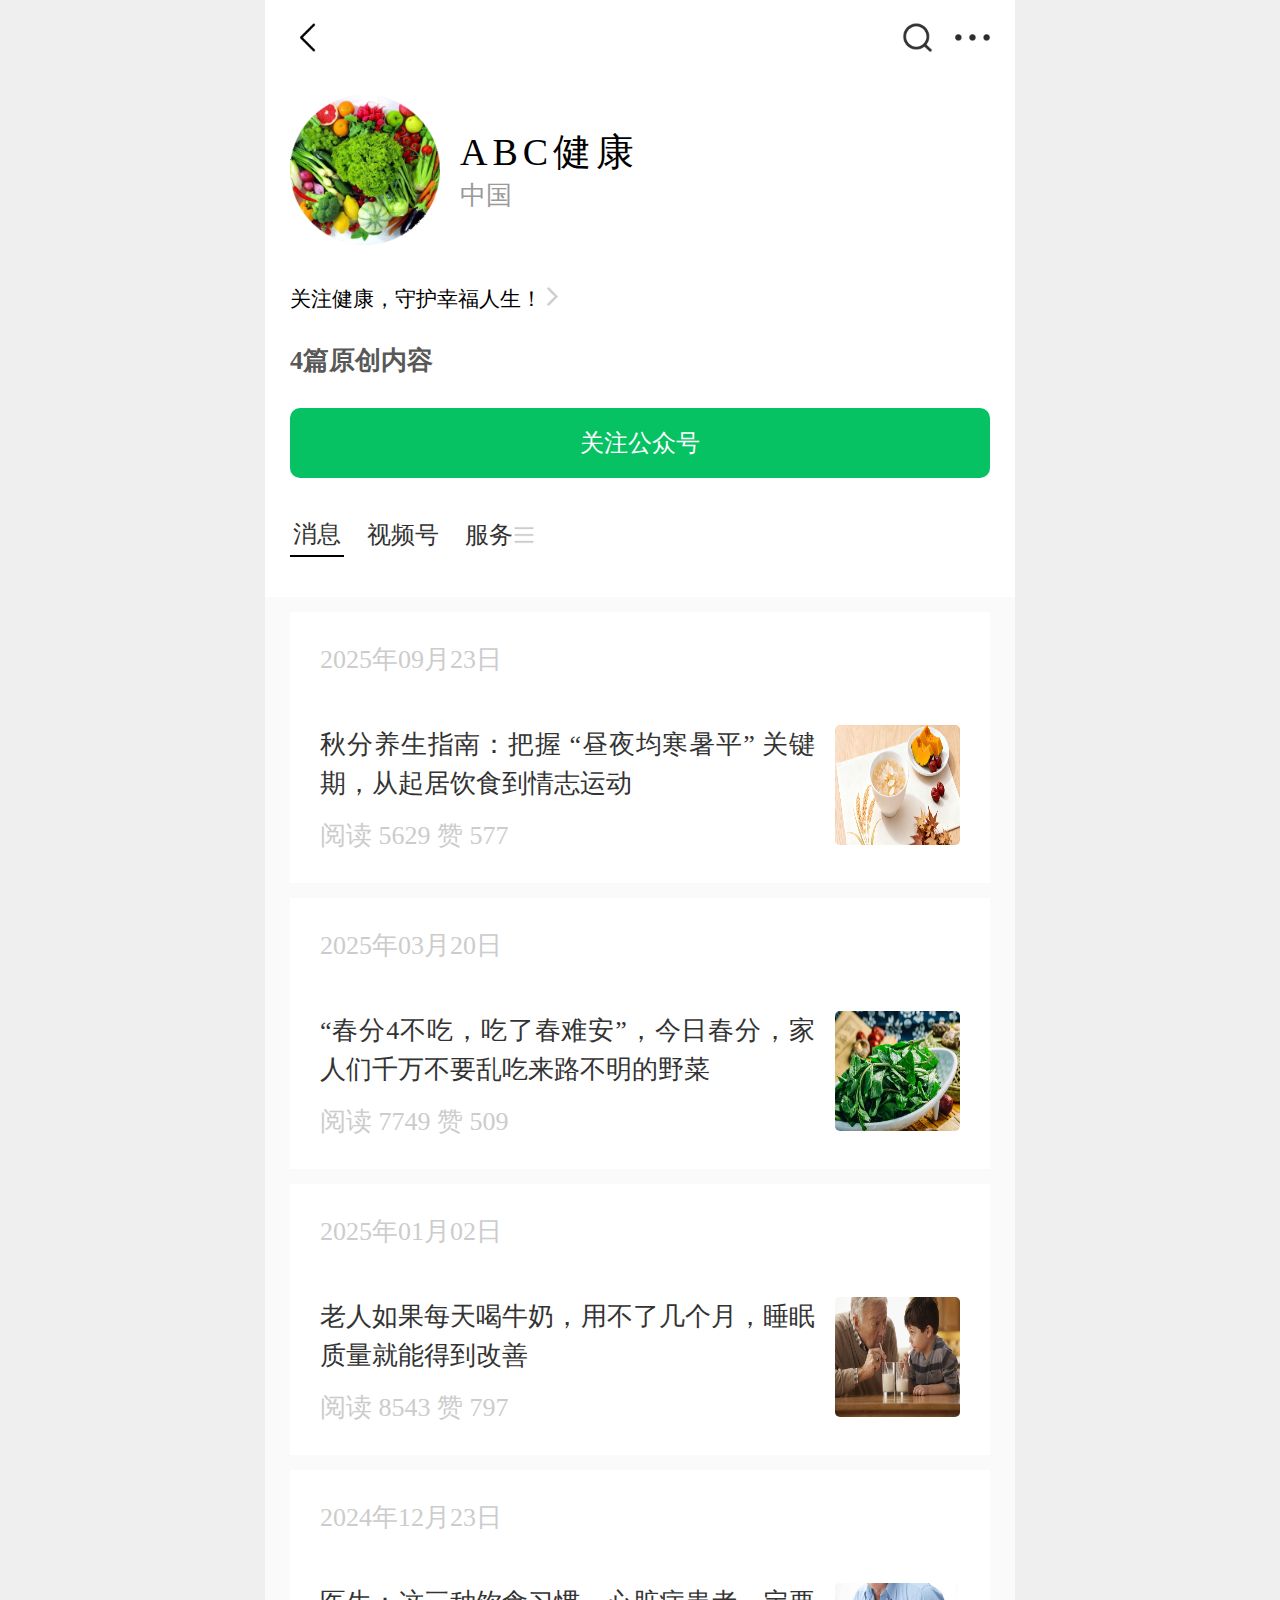
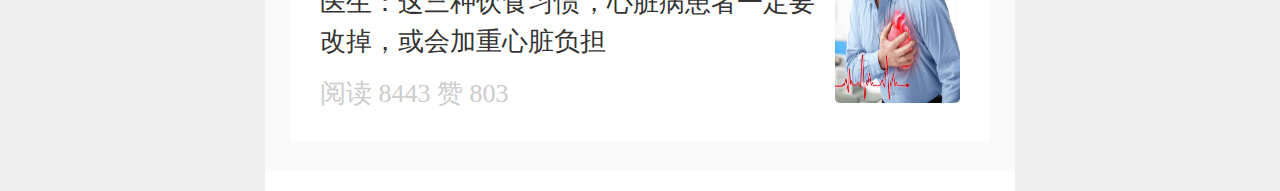
<file: index.html>
<!DOCTYPE html>
<html>
	<head>
		<meta charset="utf-8">
		<meta name="viewport"
			content="target-densitydpi=device-dpi, width=device-width,height=device-height, initial-scale=1, user-scalable=no, minimum-scale=1.0, maximum-scale=1.0,shrink-to-fit=no" />
		<meta name="format-detection" content="telephone=no" />
		<script type="text/javascript" src="js/rem.js"></script>
		<link type="text/css" rel="stylesheet" href="css/css.css" />
		<title>首页</title>
	</head>

	<body>
		<div class="wrap">
			<div class="top">
				<div>
					<a href="javascript:;">
						<img src="images/back.png" alt="" />
					</a>
				</div>
				<div>
					<a href="javascript:;">
						<img src="images/search.png" alt="" />
					</a>
					<a href="javascript:;">
						<img src="images/more.png" alt="" />
					</a>
				</div>
			</div>
			<div class="tx">
				<dl>
					<dt><img src="images/tx.png" alt="" /></dt>
					<dd>
						<h1>
							ABC健康
						</h1>
						<p>
							中国
						</p>
					</dd>
				</dl>
			</div>
			<p class="p1">
				关注健康，守护幸福人生！<a href="javascript:;"><img height="21px" src="images/on.png" alt="" /></a>
			</p>
			<h1 class="h1">
				4篇原创内容
			</h1>
			<div class="btn">
				<button>关注公众号</button>
			</div>
			<ul class="menu">
				<li>
					<a href="javascript:;">
						消息
					</a>
				</li>
				<li>
					<a href="javascript:;">
						视频号
					</a>
				</li>
				<li>
					<a href="javascript:;">
						服务<img src="images/more2.png" alt="" />
					</a>
				</li>
			</ul>
			<div class="main">
			<!-- 第一篇文章 -->
				<a href="article1.html" class="card-link">
					<div class="card">
						<div class="cardTime">
						2025年09月23日
						</div>
						<dl>
							<dd>
								<h2>
									秋分养生指南：把握 “昼夜均寒暑平” 关键期，从起居饮食到情志运动
								</h2>
								<p>
									阅读 5629  赞 577
								</p>
							</dd>
							<dt>
								<img src="images/img4.png" alt="" />
							</dt>
						</dl>
					</div>
				</a>
			<!-- 第2篇文章 -->
				<a href="article2.html" class="card-link">
					<div class="card">
						<div class="cardTime">
						2025年03月20日
						</div>
						<dl>
							<dd>
								<h2>
									“春分4不吃，吃了春难安”，今日春分，家人们千万不要乱吃来路不明的野菜
								</h2>
								<p>
									阅读 7749  赞 509
								</p>
							</dd>
							<dt>
								<img src="images/img1.jpg" alt="" />
							</dt>
						</dl>
					</div>
				</a>
				<!-- 第3篇文章 -->
				<a href="article3.html" class="card-link">	
					<div class="card">
						<div class="cardTime">
							2025年01月02日
						</div>
						<dl>
							<dd>
								<h2>
									老人如果每天喝牛奶，用不了几个月，睡眠质量就能得到改善
								</h2>
								<p>
									阅读 8543  赞 797
								</p>
							</dd>
							<dt>
								<img src="images/img2.jpeg" alt="" />
							</dt>
						</dl>
					</div>
				</a>
				<!-- 第4篇文章 -->
				<a href="article4.html" class="card-link">
					<div class="card">
						<div class="cardTime">
							2024年12月23日
						</div>
						<dl>
							<dd>
								<h2>
									医生：这三种饮食习惯，心脏病患者一定要改掉，或会加重心脏负担
								</h2>
								<p>
									阅读 8443 赞 803
								</p>
							</dd>
							<dt>
								<img src="images/img3.jpg" alt="" />
							</dt>
						</dl>
					</div>
				</a>
			</div>
			<div class="wechat" id="wechatAlert">
				<div class="wechatContent">
					<dl>
						<dt>
							<img src="images/wx.png" alt="" />
						</dt>
						<dd>
							<p class="name">
								微信好友
							</p>
							<p class="meg">
								您有一条新消息
							</p>
						</dd>
					</dl>
					<div class="wechatTime">
						刚刚
					</div>
				</div>
			</div>
		</div>
	</body>
	<script type="text/javascript" src="js/jquery-1.11.1.min.js"></script>
	<script>
	    window.onload = function() {
	        const wechat = document.getElementById('wechatAlert');
	        
	        setTimeout(() => {
	            wechat.classList.add('active');
	        }, 1500);
	
	        setTimeout(() => {
	            wechat.classList.remove('active');
	            wechat.classList.add('hide');
	        }, 4500);
	
	        wechat.addEventListener('transitionend', () => {
	            if (wechat.classList.contains('hide')) {
	                wechat.remove();
	            }
	        });
	    };
	</script>
</html>
</file>
<file: css/css.css>
/*通用类*/
* {
	margin: 0;
	padding: 0;
}
body {
	margin: 0 auto;
	font-size: 0.24rem;
	font-family: "microsoft yahei";
	background-color: #efefef;
	text-align: justify;
	color: #010000;
	position: relative;
}
ul li{list-style: none;}

h1, h2, h3 {
	font-weight: 500;
}
img {
	border: none;
}
a {
	cursor: pointer;
	color: #333;
	text-decoration: none;
	outline: none;
}
a:hover {
	color: #006bb7;
}
ul {
	list-style-type: none;
}
em {
	font-style: normal;
}
.lt {
	float: left;
}
.rt {
	float: right;
}
input.sub, label {
	border: none;
	cursor: pointer;
}
input, textarea {
	font-family: PingFang SC, Hiragino Sans GB, Microsoft YaHei UI, Microsoft YaHei, Source Han Sans CN, sans-serif;
	outline: none;
}
table {
	border-collapse: collapse;
}
table td, table th {
	padding: 0;
}
input::-webkit-input-placeholder, textarea::-webkit-input-placeholder {
 color:#ccc;
}
input::-moz-placeholder, textarea::-moz-placeholder {   /* Mozilla Firefox 19+ */
 color:#ccc;
}
input:-moz-placeholder, textarea:-moz-placeholder {    /* Mozilla Firefox 4 to 18 */
 color:#ccc;
}
input:-ms-input-placeholder, textarea:-ms-input-placeholder {  /* Internet Explorer 10-11 */
 color:#ccc;
}
div.clear {
	font: 0px Arial;
	line-height: 0;
	height: 0;
	overflow: hidden;
	clear: both;
}
.clearfix::after {
	content: "";
	display: block;
	clear: both;
}
.wrap {
	width: 100%;
	height: auto;
	padding: 0.2rem 0;
	box-sizing: border-box;
	margin: 0 auto;
	background-color: #fff;
	overflow: hidden;
}

.top {
	display: flex;
	justify-content: space-between;
	align-items: center;
	padding: 0 0.25rem;
	box-sizing: border-box;
}

.top div {
	display: flex;
	align-items: center;
}

.top div:last-child {
	gap: 0.2rem;
}

.top div a {
	display: flex;
	height: 0.35rem;
}

.top div a img {
	height: 100%;
}

.tx {
	width: 100%;
	margin: 0.4rem 0;
	padding: 0 0.25rem;
	box-sizing: border-box;
}

.tx dl {
	display: flex;
	height: 1.5rem;
	align-items: center;

}

.tx dl dt {
	height: 100%;
	margin-right: 0.2rem;
}

.tx dl dt img {
	height: 100%;
	border: 50%;
	width: 1.5rem;
}

.tx dl dd {
	font-size: 0.26rem;
	color: #999;
}

.tx dl dd h1 {
	font-size: 0.38rem;
	letter-spacing: 0.05rem;
	color: #000;
}
.p1{
	font-size: 0.21rem; font-weight: 500;display: flex; align-items: center; padding: 0 0.25rem; box-sizing: border-box;
}
.h1{
	color: #585858; font-weight: 600; font-size: 0.26rem; margin: 0.3rem 0;padding: 0 0.25rem; box-sizing: border-box;
}

.btn {
	width: 100%;
	padding: 0 0.25rem;
	box-sizing: border-box;
}

.btn button {
	width: 100%;
	height: 0.7rem;
	background-color: #06c263;
	color: #fff;
	border: none;
	border-radius: 0.1rem;
	font-size: 0.24rem;
}

.menu {
	width: 100%;
	padding: 0 0.25rem;
	box-sizing: border-box;
}

.menu {
	display: flex;
	align-items: center;
	gap: 0.2rem;
	margin: 0.4rem 0;
}

.menu li {
	padding: 0 0.03rem;
	padding-bottom: 0.05rem;

}

.menu li a {
	font-size: 0.24rem;
}

.menu li a img {
	height: 0.2rem;
	margin-left: 0.01rem;
}

.menu li:first-child {
	border-bottom: 0.02rem solid #000;
}
.menu li:last-child a{
	display: flex;
	align-items: center;
}

.main {
	background-color: #fafafa;
	width: 100%;
	padding: 0.15rem 0.25rem;
	box-sizing: border-box;

}

.card {
	width: 100%;
	background-color: #fff;
	font-size: 0.26rem;
	padding: 0.30rem;
	box-sizing: border-box;
	margin-bottom: 0.15rem;

}

.card dl dd h2 {
	font-size: 0.26rem;
	line-height: 1.5em;
}

.card dl dd p {
	color: #ccc;
	margin-top: 0.15rem;
}

.cardTime {
	color: #ccc;
	margin-bottom: 0.48rem;
}

.card dl {
	display: flex;
	justify-content: space-between;
}

.card dl dt {
	width: 1.25rem;
}

.card dl dt img {
	width: 100%;
	height: 1.2rem;
	border-radius: 0.05rem;
}

.card dl dd {
	flex: 1;
	margin-right: 0.2rem;
}

.wechat {
	width: 7.5rem;
	padding: 0 0.25rem;
	box-sizing: border-box;
	position: fixed;
	border-radius: 0.2rem;
	overflow: hidden;
	box-shadow: 0 0 0.15rem 0.02rem rgba(0, 0, 0, .3);
	top: -1rem;
	left: 50%;
	transform: translateX(-50%);
	opacity: 0;
	transition: all 0.5s cubic-bezier(0.68, -0.55, 0.27, 1.55);
	z-index: 1000;
}

.wechat.active {
	top: 0.2rem;
	opacity: 1;
}

.wechat.hide {
	top: -1rem;
	opacity: 0;
}

.wechatContent {
	width: 100%;
	background-color: #fff;

	padding: 0.3rem 0.2rem;
	display: flex;
	justify-content: space-between;
	align-items: start;
	box-sizing: border-box;
}

.wechatContent dl {
	display: flex;
	align-items: center;
}

.wechatContent dl dt {
	width: 0.5rem;
}

.wechatContent dl dt img {
	width: 100%;
}

.wechatContent dl dd {
	font-size: 0.25rem;
	display: flex;
	flex-direction: column;
	gap: 0.1rem;
	margin-left: 0.2rem;
}

.meg {
	color: #999;
}

.wechatTime {
	font-size: 0.25rem;
	color: #999;
}



















html {
	font-size: 42.6667px;
}
@media screen and (max-width: 320px) {
html {
	font-size: 42.6667px;
}
}
@media screen and (min-width: 321px) and (max-width: 360px) {
html {
	font-size: 48px;
}
}
@media screen and (min-width: 361px) and (max-width: 375px) {
html {
	font-size: 50px;
}
}
@media screen and (min-width: 376px) and (max-width: 414px) {
html {
	font-size: 55px;
}
}
@media screen and (min-width: 415px) and (max-width: 484px) {
html {
	font-size: 64px;
}
}
@media screen and (min-width: 485px) and (max-width: 720px) {
html {
	font-size: 96px;
}
}
@media screen and (min-width: 721px) and (max-width: 768px) {
html {
	font-size: 102px;
}
}
@media screen and (min-width: 769px) and (max-width: 1080px) {
html {
	font-size: 144px;
}
}
@media screen and (min-width: 1080px) {
html {
	font-size: 144px;
}
}
/*新设备的rem-vw标准*/
</file>
